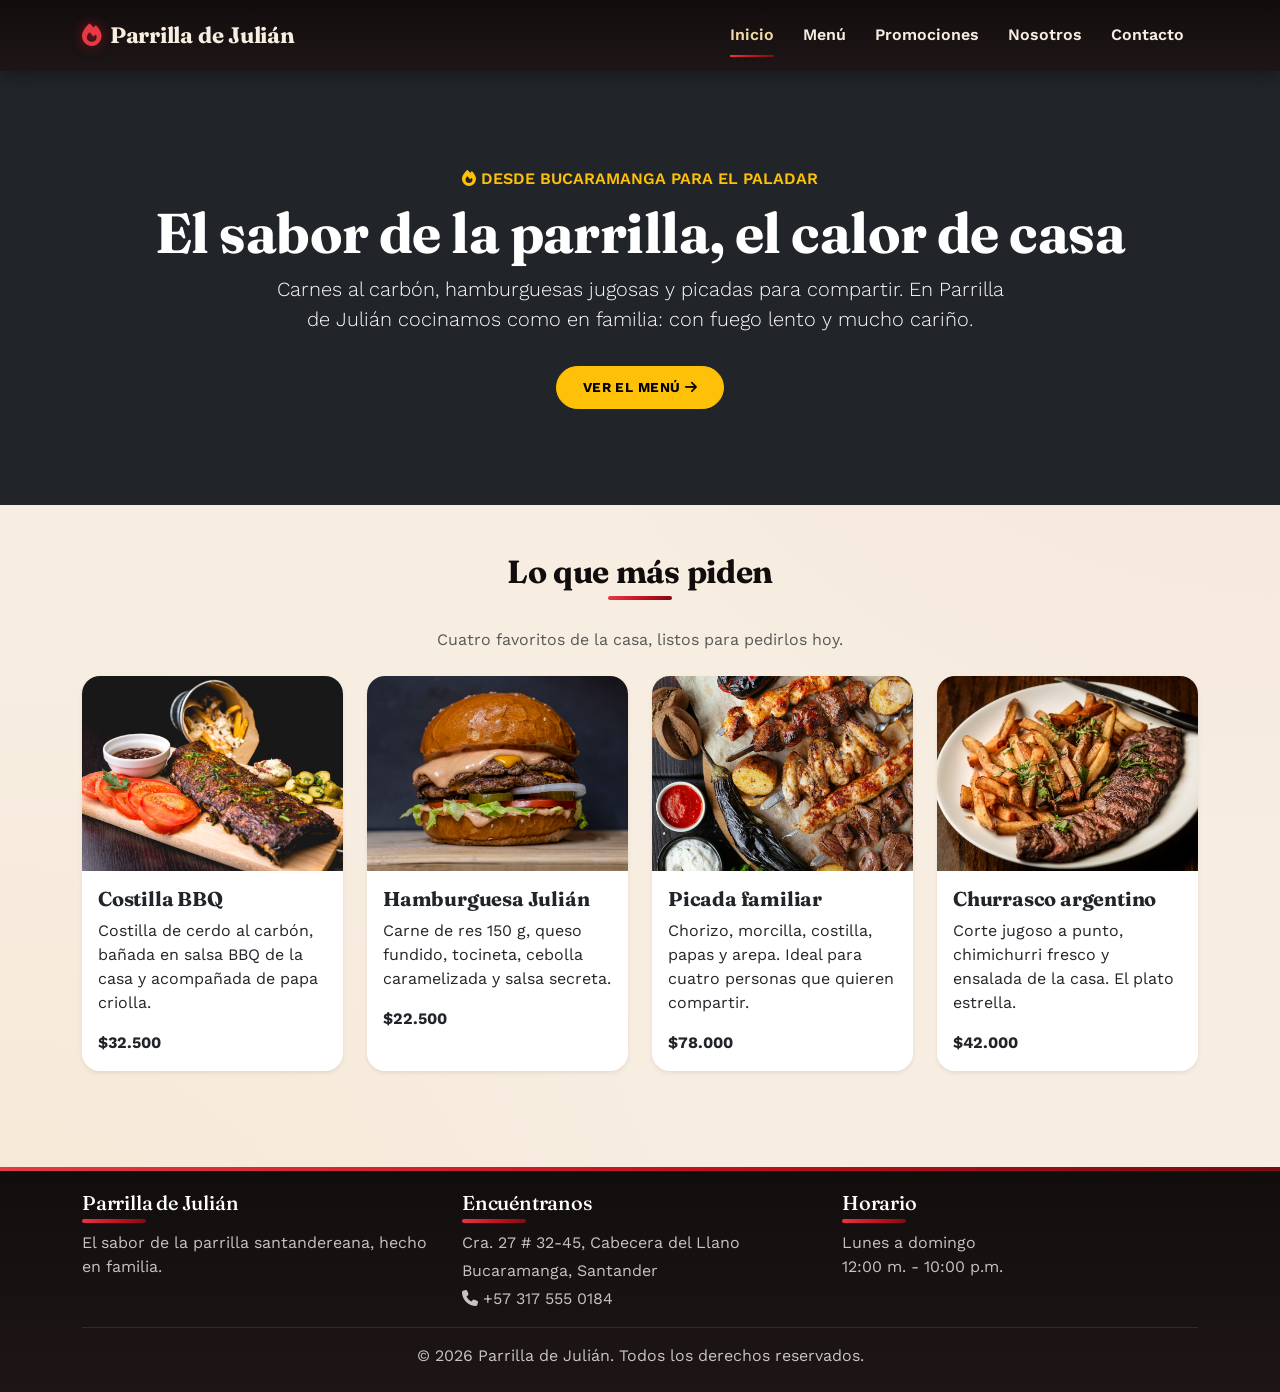
<file: index.html>
<!DOCTYPE html>
<!-- Esta es la página de inicio. Es la primera que ve el visitante
     y sirve para presentar el restaurante, mostrar platos destacados
     y llevarlo al menú o a las demás secciones del sitio. -->
<html lang="es">

<!-- En esta parte van los datos que el navegador necesita: el título
     de la pestaña, los estilos de Bootstrap, los íconos, las letras
     de Google y nuestro archivo de estilos personalizados. -->
<head>
    <meta charset="UTF-8">
    <meta name="viewport" content="width=device-width, initial-scale=1.0">
    <title>Parrilla de Julián | Inicio</title>

    <!-- Estos enlaces traen los estilos listos de Bootstrap, las letras
         de Google y los íconos de Font Awesome. Así no hay que instalar nada. -->
    <link href="https://cdn.jsdelivr.net/npm/bootstrap@5.3.3/dist/css/bootstrap.min.css" rel="stylesheet">
    <link rel="preconnect" href="https://fonts.googleapis.com">
    <link rel="preconnect" href="https://fonts.gstatic.com" crossorigin>
    <link href="https://fonts.googleapis.com/css2?family=Nunito:wght@400;600;700&family=Playfair+Display:wght@600;700&display=swap" rel="stylesheet">
    <link rel="stylesheet" href="https://cdnjs.cloudflare.com/ajax/libs/font-awesome/6.5.1/css/all.min.css">
    <link rel="stylesheet" href="https://cdn.jsdelivr.net/npm/bootstrap-icons@1.11.3/font/bootstrap-icons.css">

    <!-- Este archivo es donde la compañera va a poner los colores y
         detalles propios del restaurante. Por ahora no tiene reglas. -->
    <link rel="stylesheet" href="css/estilos.css">
</head>

<!-- Aquí empieza todo lo que se ve en la pantalla: la barra de arriba,
     el contenido principal y el pie de página. -->
<body>

    <!-- Esta es la barra de navegación de arriba. Tiene el logo del restaurante
         y los enlaces para ir a cada página del sitio (menú, promociones,
         nosotros, contacto). En celulares se convierte en un botón de hamburguesa. -->
    <header>
        <nav class="navbar navbar-expand-lg navbar-dark bg-dark">
            <div class="container">

                <!-- Este es el nombre del restaurante. Sirve como logo y también
                     lleva de vuelta a la página de inicio si se hace clic. -->
                <a class="navbar-brand fw-bold" href="index.html">
                    <i class="fa-solid fa-fire"></i> Parrilla de Julián
                </a>

                <!-- Este botón solo se ve en el celular. Al tocarlo se abre o se cierra
                     el menú de páginas para que quepa en pantallas pequeñas. -->
                <button class="navbar-toggler" type="button" data-bs-toggle="collapse" data-bs-target="#menuPrincipal" aria-controls="menuPrincipal" aria-expanded="false" aria-label="Abrir menú">
                    <span class="navbar-toggler-icon"></span>
                </button>

                <!-- Esta lista agrupa los enlaces a todas las páginas del sitio. -->
                <div class="collapse navbar-collapse" id="menuPrincipal">
                    <ul class="navbar-nav ms-auto">
                        <li class="nav-item">
                            <a class="nav-link active" aria-current="page" href="index.html">Inicio</a>
                        </li>
                        <li class="nav-item">
                            <a class="nav-link" href="menu.html">Menú</a>
                        </li>
                        <li class="nav-item">
                            <a class="nav-link" href="promociones.html">Promociones</a>
                        </li>
                        <li class="nav-item">
                            <a class="nav-link" href="nosotros.html">Nosotros</a>
                        </li>
                        <li class="nav-item">
                            <a class="nav-link" href="contacto.html">Contacto</a>
                        </li>
                    </ul>
                </div>
            </div>
        </nav>
    </header>

    <!-- Aquí va el contenido principal de la página de inicio. -->
    <main>

        <!-- Este es el banner grande de bienvenida. Tiene una frase llamativa
             y un botón para que el visitante entre directo al menú. -->
        <section class="bg-dark text-white text-center py-5">
            <div class="container py-5">
                <p class="text-warning text-uppercase fw-semibold mb-2">
                    <i class="fa-solid fa-fire"></i> Desde Bucaramanga para el paladar
                </p>
                <h1 class="display-4 fw-bold">El sabor de la parrilla, el calor de casa</h1>
                <p class="lead col-lg-8 mx-auto">
                    Carnes al carbón, hamburguesas jugosas y picadas para compartir.
                    En Parrilla de Julián cocinamos como en familia: con fuego lento y mucho cariño.
                </p>
                <a class="btn btn-warning btn-lg mt-3" href="menu.html">
                    Ver el menú <i class="fa-solid fa-arrow-right"></i>
                </a>
            </div>
        </section>

        <!-- Esta sección muestra cuatro platos destacados para que el visitante
             se enamore rápido de la carta sin tener que revisar todo el menú. -->
        <section class="py-5">
            <div class="container">
                <div class="text-center mb-4">
                    <h2>Lo que más piden</h2>
                    <p class="text-muted">Cuatro favoritos de la casa, listos para pedirlos hoy.</p>
                </div>

                <!-- Estas tarjetas presentan cada plato destacado: foto, nombre,
                     una descripción corta y el precio. -->
                <div class="row g-4">
                    <div class="col-12 col-md-6 col-lg-3">
                        <article class="card h-100 shadow-sm">
                            <img src="img/costilla-bbq.jpg" class="card-img-top" alt="Costilla de cerdo BBQ al carbón">
                            <div class="card-body">
                                <h3 class="card-title h5">Costilla BBQ</h3>
                                <p class="card-text">Costilla de cerdo al carbón, bañada en salsa BBQ de la casa y acompañada de papa criolla.</p>
                                <p class="fw-bold mb-0">$32.500</p>
                            </div>
                        </article>
                    </div>
                    <div class="col-12 col-md-6 col-lg-3">
                        <article class="card h-100 shadow-sm">
                            <img src="img/hamburguesa-julian.jpg" class="card-img-top" alt="Hamburguesa Julián con queso y salsa de la casa">
                            <div class="card-body">
                                <h3 class="card-title h5">Hamburguesa Julián</h3>
                                <p class="card-text">Carne de res 150 g, queso fundido, tocineta, cebolla caramelizada y salsa secreta.</p>
                                <p class="fw-bold mb-0">$22.500</p>
                            </div>
                        </article>
                    </div>
                    <div class="col-12 col-md-6 col-lg-3">
                        <article class="card h-100 shadow-sm">
                            <img src="img/picada-familiar.jpg" class="card-img-top" alt="Picada familiar de carnes a la parrilla">
                            <div class="card-body">
                                <h3 class="card-title h5">Picada familiar</h3>
                                <p class="card-text">Chorizo, morcilla, costilla, papas y arepa. Ideal para cuatro personas que quieren compartir.</p>
                                <p class="fw-bold mb-0">$78.000</p>
                            </div>
                        </article>
                    </div>
                    <div class="col-12 col-md-6 col-lg-3">
                        <article class="card h-100 shadow-sm">
                            <img src="img/churrasco.jpg" class="card-img-top" alt="Churrasco argentino a la parrilla">
                            <div class="card-body">
                                <h3 class="card-title h5">Churrasco argentino</h3>
                                <p class="card-text">Corte jugoso a punto, chimichurri fresco y ensalada de la casa. El plato estrella.</p>
                                <p class="fw-bold mb-0">$42.000</p>
                            </div>
                        </article>
                    </div>
                </div>
            </div>
        </section>
    </main>

    <!-- Este es el pie de página. Se repite en todo el sitio y muestra
         la dirección, el horario, el teléfono y un mensaje de derechos
         para que el visitante sepa cómo encontrarnos. -->
    <footer class="bg-dark text-white py-4 mt-5">
        <div class="container">
            <div class="row g-4">
                <div class="col-md-4">
                    <h2 class="h5">Parrilla de Julián</h2>
                    <p class="mb-0">El sabor de la parrilla santandereana, hecho en familia.</p>
                </div>
                <div class="col-md-4">
                    <h2 class="h5">Encuéntranos</h2>
                    <p class="mb-1">Cra. 27 # 32-45, Cabecera del Llano</p>
                    <p class="mb-1">Bucaramanga, Santander</p>
                    <p class="mb-0"><i class="fa-solid fa-phone"></i> +57 317 555 0184</p>
                </div>
                <div class="col-md-4">
                    <h2 class="h5">Horario</h2>
                    <p class="mb-0">Lunes a domingo<br>12:00 m. - 10:00 p.m.</p>
                </div>
            </div>
            <hr class="border-secondary">
            <p class="text-center mb-0">&copy; 2026 Parrilla de Julián. Todos los derechos reservados.</p>
        </div>
    </footer>

    <!-- Este script de Bootstrap hace que funcione el menú hamburguesa
         y otros detalles interactivos de las páginas. -->
    <script src="https://cdn.jsdelivr.net/npm/bootstrap@5.3.3/dist/js/bootstrap.bundle.min.js"></script>
</body>
</html>
</file>
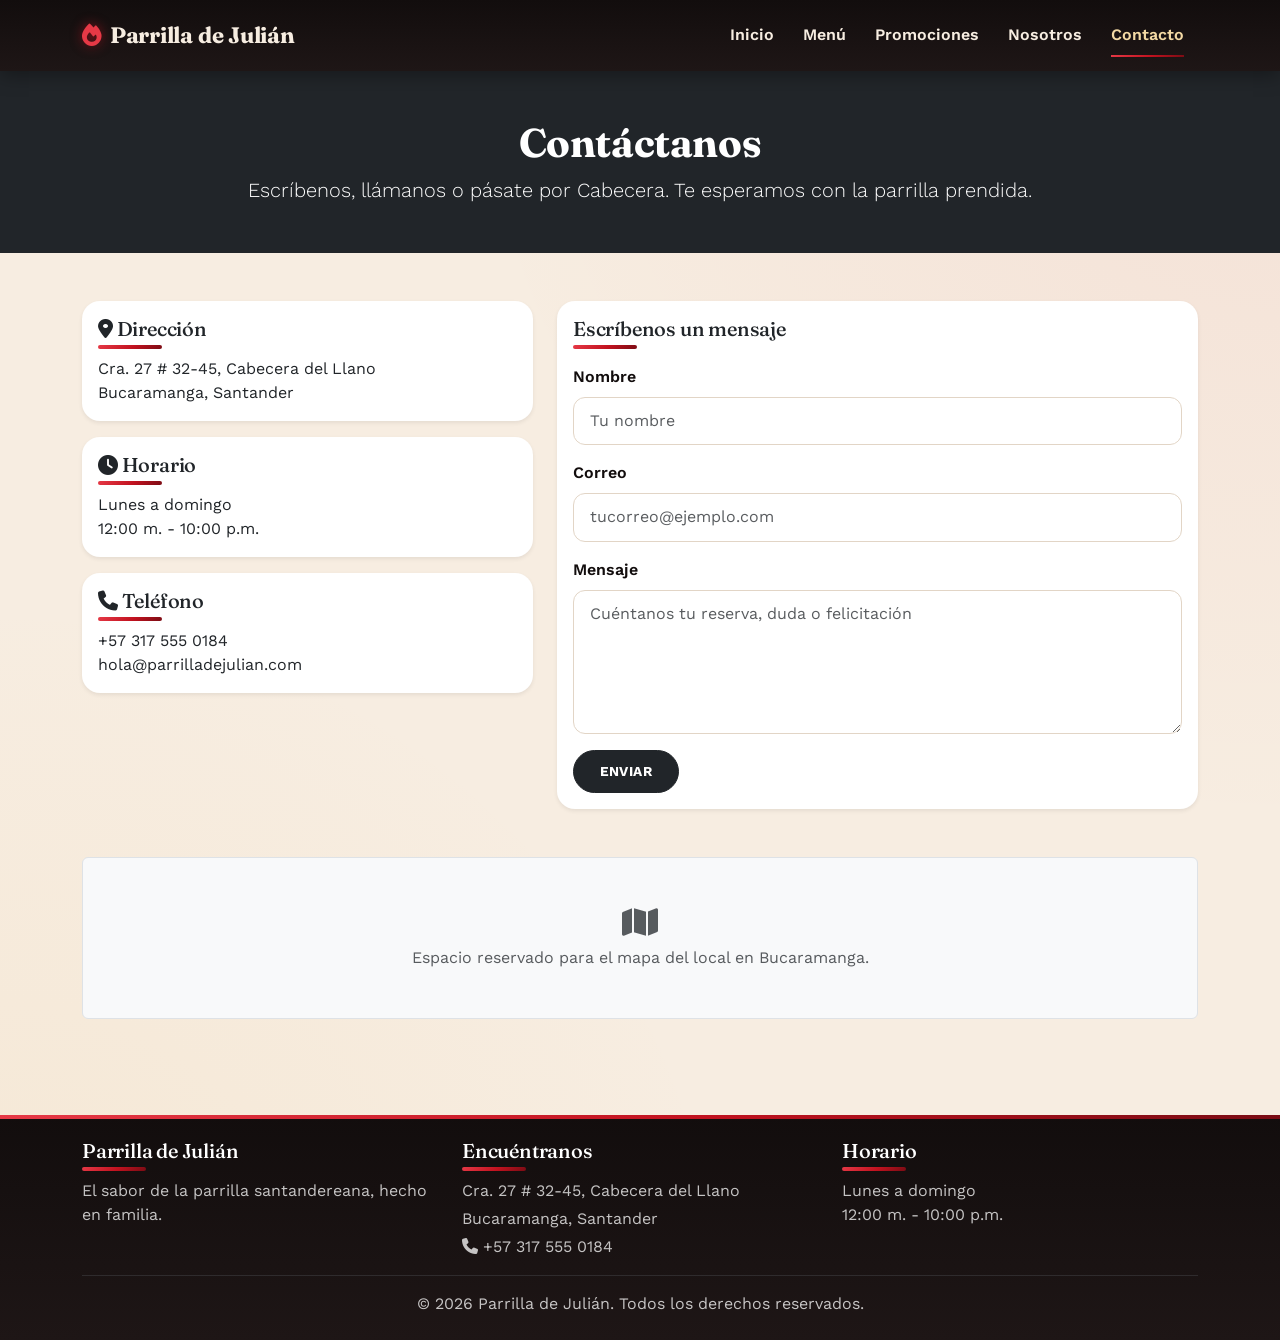
<file: contacto.html>
<!DOCTYPE html>
<!-- Esta es la página de contacto. Sirve para que el visitante sepa
     dónde estamos, a qué hora abrimos, cómo llamarnos y para dejar
     un mensaje. El formulario aún no envía datos a ningún servidor. -->
<html lang="es">

<!-- En esta parte van los datos que el navegador necesita: el título
     de la pestaña, los estilos de Bootstrap, los íconos, las letras
     de Google y nuestro archivo de estilos personalizados. -->
<head>
    <meta charset="UTF-8">
    <meta name="viewport" content="width=device-width, initial-scale=1.0">
    <title>Parrilla de Julián | Contacto</title>

    <!-- Estos enlaces traen los estilos listos de Bootstrap, las letras
         de Google y los íconos de Font Awesome. Así no hay que instalar nada. -->
    <link href="https://cdn.jsdelivr.net/npm/bootstrap@5.3.3/dist/css/bootstrap.min.css" rel="stylesheet">
    <link rel="preconnect" href="https://fonts.googleapis.com">
    <link rel="preconnect" href="https://fonts.gstatic.com" crossorigin>
    <link href="https://fonts.googleapis.com/css2?family=Nunito:wght@400;600;700&family=Playfair+Display:wght@600;700&display=swap" rel="stylesheet">
    <link rel="stylesheet" href="https://cdnjs.cloudflare.com/ajax/libs/font-awesome/6.5.1/css/all.min.css">

    <!-- Este archivo es donde la compañera va a poner los colores y
         detalles propios del restaurante. Por ahora no tiene reglas. -->
    <link rel="stylesheet" href="css/estilos.css">
</head>

<!-- Aquí empieza todo lo que se ve en la pantalla: la barra de arriba,
     el contenido principal y el pie de página. -->
<body>

    <!-- Esta es la barra de navegación de arriba. Tiene el logo del restaurante
         y los enlaces para ir a cada página del sitio (menú, promociones,
         nosotros, contacto). En celulares se convierte en un botón de hamburguesa. -->
    <header>
        <nav class="navbar navbar-expand-lg navbar-dark bg-dark">
            <div class="container">

                <!-- Este es el nombre del restaurante. Sirve como logo y también
                     lleva de vuelta a la página de inicio si se hace clic. -->
                <a class="navbar-brand fw-bold" href="index.html">
                    <i class="fa-solid fa-fire"></i> Parrilla de Julián
                </a>

                <!-- Este botón solo se ve en el celular. Al tocarlo se abre o se cierra
                     el menú de páginas para que quepa en pantallas pequeñas. -->
                <button class="navbar-toggler" type="button" data-bs-toggle="collapse" data-bs-target="#menuPrincipal" aria-controls="menuPrincipal" aria-expanded="false" aria-label="Abrir menú">
                    <span class="navbar-toggler-icon"></span>
                </button>

                <!-- Esta lista agrupa los enlaces a todas las páginas del sitio. -->
                <div class="collapse navbar-collapse" id="menuPrincipal">
                    <ul class="navbar-nav ms-auto">
                        <li class="nav-item">
                            <a class="nav-link" href="index.html">Inicio</a>
                        </li>
                        <li class="nav-item">
                            <a class="nav-link" href="menu.html">Menú</a>
                        </li>
                        <li class="nav-item">
                            <a class="nav-link" href="promociones.html">Promociones</a>
                        </li>
                        <li class="nav-item">
                            <a class="nav-link" href="nosotros.html">Nosotros</a>
                        </li>
                        <li class="nav-item">
                            <a class="nav-link active" aria-current="page" href="contacto.html">Contacto</a>
                        </li>
                    </ul>
                </div>
            </div>
        </nav>
    </header>

    <!-- Aquí va el contenido principal: datos del local, formulario y espacio del mapa. -->
    <main>

        <!-- Esta franja presenta la página de contacto. -->
        <section class="bg-dark text-white text-center py-5">
            <div class="container">
                <h1 class="fw-bold">Contáctanos</h1>
                <p class="lead mb-0">Escríbenos, llámanos o pásate por Cabecera. Te esperamos con la parrilla prendida.</p>
            </div>
        </section>

        <section class="py-5">
            <div class="container">
                <div class="row g-4">

                    <!-- Estos recuadros muestran la dirección, el horario y el teléfono
                         del local en Bucaramanga. Son datos de ejemplo para el trabajo. -->
                    <div class="col-lg-5">
                        <article class="card shadow-sm mb-3">
                            <div class="card-body">
                                <h2 class="h5">
                                    <i class="fa-solid fa-location-dot"></i> Dirección
                                </h2>
                                <p class="mb-0">Cra. 27 # 32-45, Cabecera del Llano<br>Bucaramanga, Santander</p>
                            </div>
                        </article>
                        <article class="card shadow-sm mb-3">
                            <div class="card-body">
                                <h2 class="h5">
                                    <i class="fa-solid fa-clock"></i> Horario
                                </h2>
                                <p class="mb-0">Lunes a domingo<br>12:00 m. - 10:00 p.m.</p>
                            </div>
                        </article>
                        <article class="card shadow-sm">
                            <div class="card-body">
                                <h2 class="h5">
                                    <i class="fa-solid fa-phone"></i> Teléfono
                                </h2>
                                <p class="mb-0">+57 317 555 0184<br>hola@parrilladejulian.com</p>
                            </div>
                        </article>
                    </div>

                    <!-- Este formulario recoge nombre, correo y mensaje.
                         Solo tiene la estructura visual: todavía no envía nada. -->
                    <div class="col-lg-7">
                        <article class="card shadow-sm">
                            <div class="card-body">
                                <h2 class="h5 mb-3">Escríbenos un mensaje</h2>
                                <form>
                                    <div class="mb-3">
                                        <label for="nombre" class="form-label">Nombre</label>
                                        <input type="text" class="form-control" id="nombre" name="nombre" placeholder="Tu nombre" required>
                                    </div>
                                    <div class="mb-3">
                                        <label for="correo" class="form-label">Correo</label>
                                        <input type="email" class="form-control" id="correo" name="correo" placeholder="tucorreo@ejemplo.com" required>
                                    </div>
                                    <div class="mb-3">
                                        <label for="mensaje" class="form-label">Mensaje</label>
                                        <textarea class="form-control" id="mensaje" name="mensaje" rows="5" placeholder="Cuéntanos tu reserva, duda o felicitación" required></textarea>
                                    </div>
                                    <button type="submit" class="btn btn-dark">Enviar</button>
                                </form>
                            </div>
                        </article>
                    </div>
                </div>
            </div>
        </section>

        <!-- Este espacio está reservado para el mapa. Más adelante se puede
             pegar aquí el mapa de Google o de otra herramienta. -->
        <section class="pb-5">
            <div class="container">
                <!-- aquí va el mapa -->
                <div class="bg-light border rounded p-5 text-center text-muted">
                    <i class="fa-solid fa-map fa-2x mb-2"></i>
                    <p class="mb-0">Espacio reservado para el mapa del local en Bucaramanga.</p>
                </div>
            </div>
        </section>
    </main>

    <!-- Este es el pie de página. Se repite en todo el sitio y muestra
         la dirección, el horario, el teléfono y un mensaje de derechos
         para que el visitante sepa cómo encontrarnos. -->
    <footer class="bg-dark text-white py-4 mt-5">
        <div class="container">
            <div class="row g-4">
                <div class="col-md-4">
                    <h2 class="h5">Parrilla de Julián</h2>
                    <p class="mb-0">El sabor de la parrilla santandereana, hecho en familia.</p>
                </div>
                <div class="col-md-4">
                    <h2 class="h5">Encuéntranos</h2>
                    <p class="mb-1">Cra. 27 # 32-45, Cabecera del Llano</p>
                    <p class="mb-1">Bucaramanga, Santander</p>
                    <p class="mb-0"><i class="fa-solid fa-phone"></i> +57 317 555 0184</p>
                </div>
                <div class="col-md-4">
                    <h2 class="h5">Horario</h2>
                    <p class="mb-0">Lunes a domingo<br>12:00 m. - 10:00 p.m.</p>
                </div>
            </div>
            <hr class="border-secondary">
            <p class="text-center mb-0">&copy; 2026 Parrilla de Julián. Todos los derechos reservados.</p>
        </div>
    </footer>

    <!-- Este script de Bootstrap hace que funcione el menú hamburguesa
         y otros detalles interactivos de las páginas. -->
    <script src="https://cdn.jsdelivr.net/npm/bootstrap@5.3.3/dist/js/bootstrap.bundle.min.js"></script>
</body>
</html>
</file>
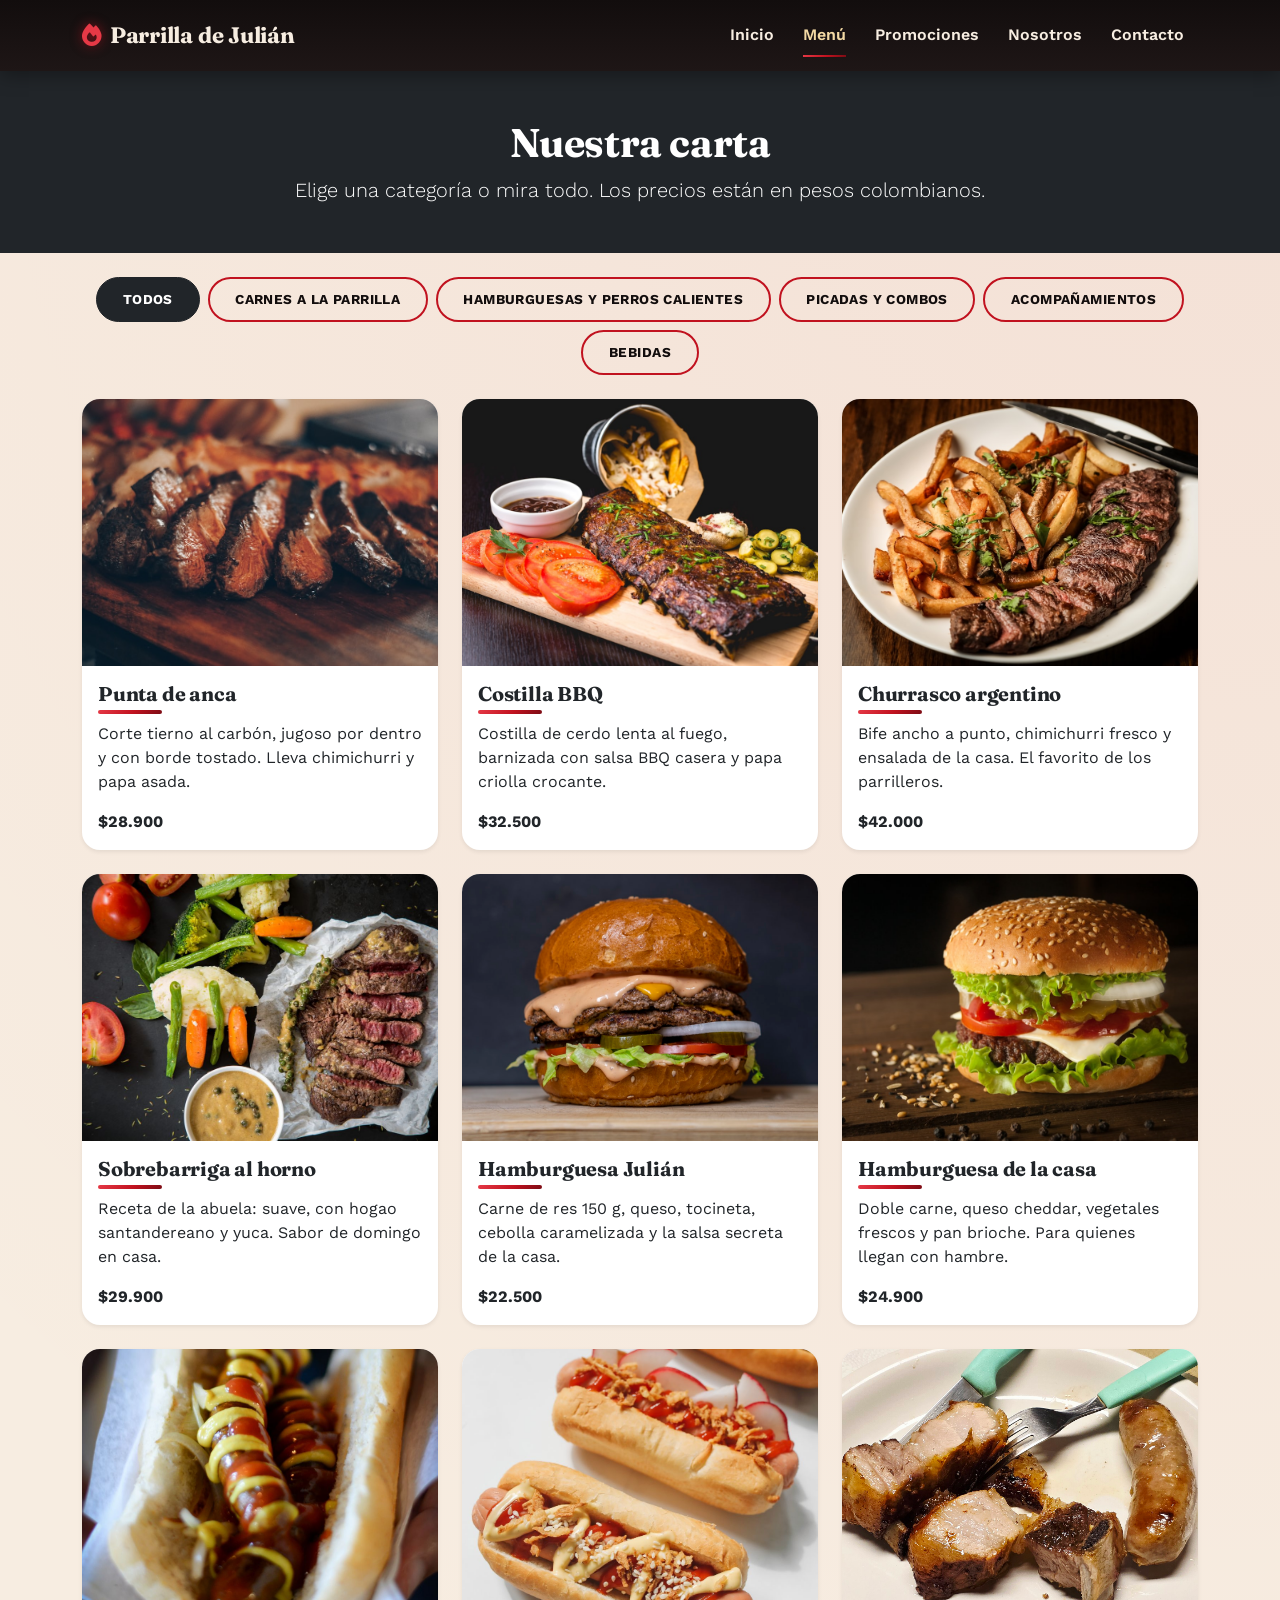
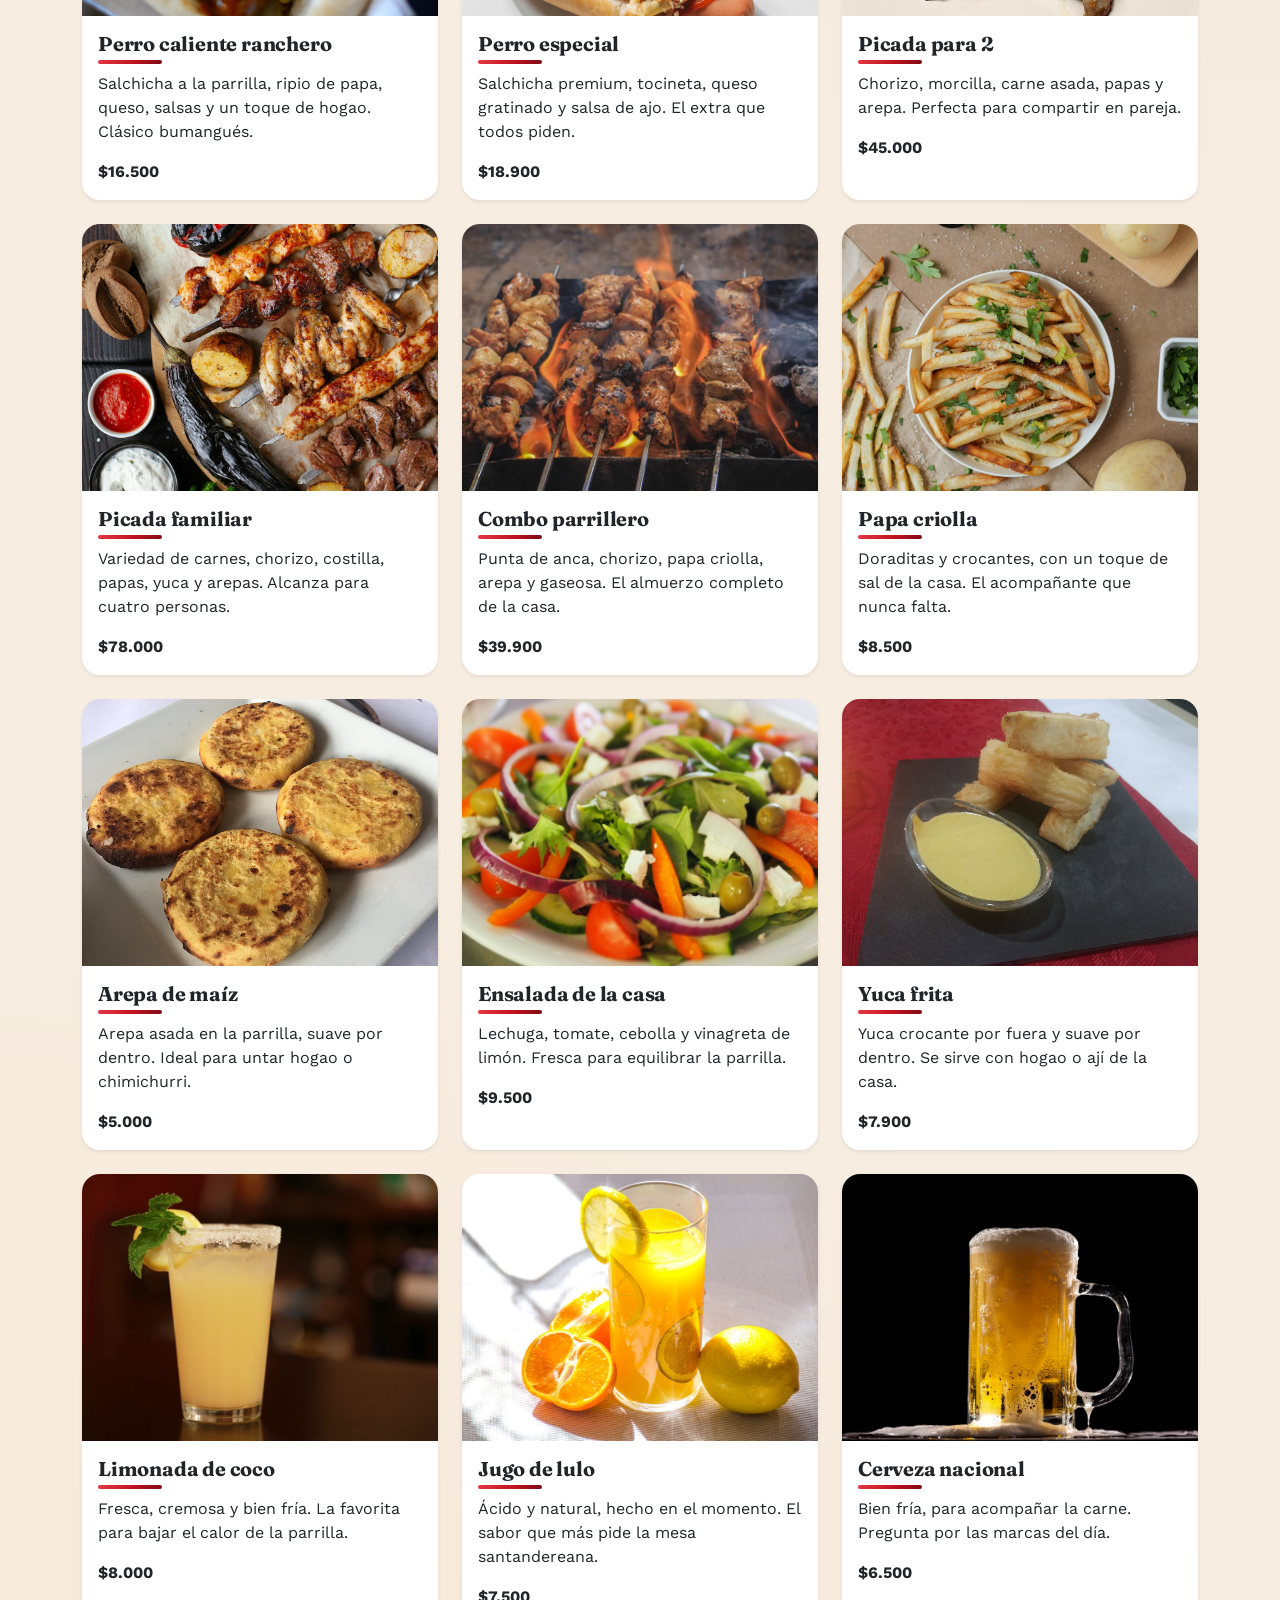
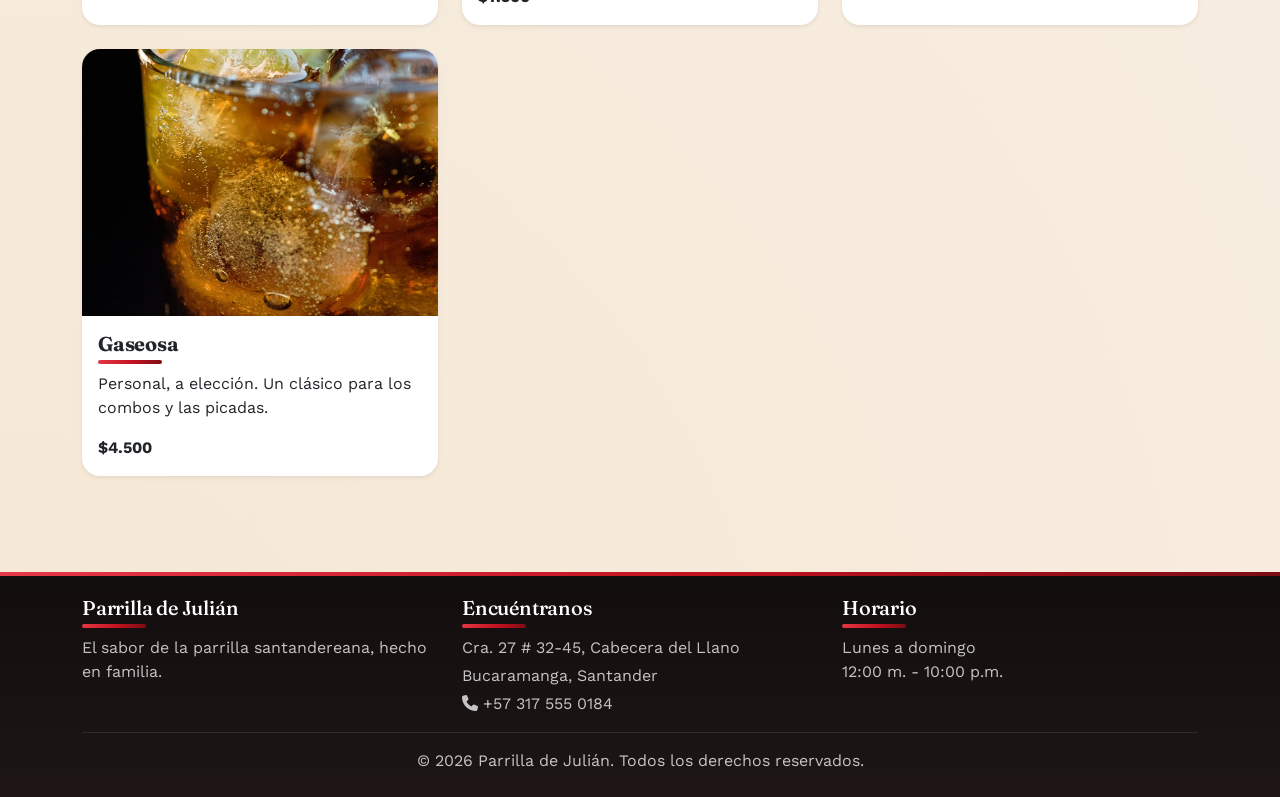
<file: menu.html>
<!DOCTYPE html>
<!-- Esta es la página del menú. Aquí el visitante ve todos los platos
     organizados por tipo (carnes, hamburguesas, picadas, acompañamientos
     y bebidas) y puede filtrarlos para encontrar más rápido lo que quiere. -->
<html lang="es">

<!-- En esta parte van los datos que el navegador necesita: el título
     de la pestaña, los estilos de Bootstrap, los íconos, las letras
     de Google y nuestro archivo de estilos personalizados. -->
<head>
    <meta charset="UTF-8">
    <meta name="viewport" content="width=device-width, initial-scale=1.0">
    <title>Parrilla de Julián | Menú</title>

    <!-- Estos enlaces traen los estilos listos de Bootstrap, las letras
         de Google y los íconos de Font Awesome. Así no hay que instalar nada. -->
    <link href="https://cdn.jsdelivr.net/npm/bootstrap@5.3.3/dist/css/bootstrap.min.css" rel="stylesheet">
    <link rel="preconnect" href="https://fonts.googleapis.com">
    <link rel="preconnect" href="https://fonts.gstatic.com" crossorigin>
    <link href="https://fonts.googleapis.com/css2?family=Nunito:wght@400;600;700&family=Playfair+Display:wght@600;700&display=swap" rel="stylesheet">
    <link rel="stylesheet" href="https://cdnjs.cloudflare.com/ajax/libs/font-awesome/6.5.1/css/all.min.css">

    <!-- Este archivo es donde la compañera va a poner los colores y
         detalles propios del restaurante. Por ahora no tiene reglas. -->
    <link rel="stylesheet" href="css/estilos.css">
</head>

<!-- Aquí empieza todo lo que se ve en la pantalla: la barra de arriba,
     el contenido principal y el pie de página. -->
<body>

    <!-- Esta es la barra de navegación de arriba. Tiene el logo del restaurante
         y los enlaces para ir a cada página del sitio (menú, promociones,
         nosotros, contacto). En celulares se convierte en un botón de hamburguesa. -->
    <header>
        <nav class="navbar navbar-expand-lg navbar-dark bg-dark">
            <div class="container">

                <!-- Este es el nombre del restaurante. Sirve como logo y también
                     lleva de vuelta a la página de inicio si se hace clic. -->
                <a class="navbar-brand fw-bold" href="index.html">
                    <i class="fa-solid fa-fire"></i> Parrilla de Julián
                </a>

                <!-- Este botón solo se ve en el celular. Al tocarlo se abre o se cierra
                     el menú de páginas para que quepa en pantallas pequeñas. -->
                <button class="navbar-toggler" type="button" data-bs-toggle="collapse" data-bs-target="#menuPrincipal" aria-controls="menuPrincipal" aria-expanded="false" aria-label="Abrir menú">
                    <span class="navbar-toggler-icon"></span>
                </button>

                <!-- Esta lista agrupa los enlaces a todas las páginas del sitio. -->
                <div class="collapse navbar-collapse" id="menuPrincipal">
                    <ul class="navbar-nav ms-auto">
                        <li class="nav-item">
                            <a class="nav-link" href="index.html">Inicio</a>
                        </li>
                        <li class="nav-item">
                            <a class="nav-link active" aria-current="page" href="menu.html">Menú</a>
                        </li>
                        <li class="nav-item">
                            <a class="nav-link" href="promociones.html">Promociones</a>
                        </li>
                        <li class="nav-item">
                            <a class="nav-link" href="nosotros.html">Nosotros</a>
                        </li>
                        <li class="nav-item">
                            <a class="nav-link" href="contacto.html">Contacto</a>
                        </li>
                    </ul>
                </div>
            </div>
        </nav>
    </header>

    <!-- Aquí va el contenido principal de la carta: título, filtros y platos. -->
    <main>

        <!-- Esta franja presenta la página del menú y explica que se puede
             filtrar por tipo de comida. -->
        <section class="bg-dark text-white text-center py-5">
            <div class="container">
                <h1 class="fw-bold">Nuestra carta</h1>
                <p class="lead mb-0">Elige una categoría o mira todo. Los precios están en pesos colombianos.</p>
            </div>
        </section>

        <!-- Estos botones sirven para mostrar solo un tipo de plato.
             Si se elige "Todos", vuelven a aparecer todos los productos. -->
        <section class="py-4">
            <div class="container text-center">
                <div class="d-flex flex-wrap justify-content-center gap-2">
                    <button type="button" class="btn btn-dark" data-filter="todos">Todos</button>
                    <button type="button" class="btn btn-outline-dark" data-filter="carnes">Carnes a la parrilla</button>
                    <button type="button" class="btn btn-outline-dark" data-filter="hamburguesas">Hamburguesas y perros calientes</button>
                    <button type="button" class="btn btn-outline-dark" data-filter="picadas">Picadas y combos</button>
                    <button type="button" class="btn btn-outline-dark" data-filter="acompanamientos">Acompañamientos</button>
                    <button type="button" class="btn btn-outline-dark" data-filter="bebidas">Bebidas</button>
                </div>
            </div>
        </section>

        <!-- Esta cuadrícula muestra cada plato en una tarjeta con foto,
             nombre, descripción y precio. El tipo de comida está guardado
             en data-category para que el filtro sepa qué ocultar. -->
        <section class="pb-5">
            <div class="container">
                <div class="row g-4" id="listaPlatos">

                    <!-- Carnes a la parrilla -->
                    <div class="col-12 col-md-6 col-lg-4" data-category="carnes">
                        <article class="card h-100 shadow-sm">
                            <img src="img/punta-de-anca.jpg" class="card-img-top" alt="Punta de anca al carbón con borde tostado">
                            <div class="card-body">
                                <h2 class="card-title h5">Punta de anca</h2>
                                <p class="card-text">Corte tierno al carbón, jugoso por dentro y con borde tostado. Lleva chimichurri y papa asada.</p>
                                <p class="fw-bold mb-0">$28.900</p>
                            </div>
                        </article>
                    </div>
                    <div class="col-12 col-md-6 col-lg-4" data-category="carnes">
                        <article class="card h-100 shadow-sm">
                            <img src="img/costilla-bbq.jpg" class="card-img-top" alt="Costilla de cerdo BBQ al carbón">
                            <div class="card-body">
                                <h2 class="card-title h5">Costilla BBQ</h2>
                                <p class="card-text">Costilla de cerdo lenta al fuego, barnizada con salsa BBQ casera y papa criolla crocante.</p>
                                <p class="fw-bold mb-0">$32.500</p>
                            </div>
                        </article>
                    </div>
                    <div class="col-12 col-md-6 col-lg-4" data-category="carnes">
                        <article class="card h-100 shadow-sm">
                            <img src="img/churrasco.jpg" class="card-img-top" alt="Churrasco argentino a la parrilla">
                            <div class="card-body">
                                <h2 class="card-title h5">Churrasco argentino</h2>
                                <p class="card-text">Bife ancho a punto, chimichurri fresco y ensalada de la casa. El favorito de los parrilleros.</p>
                                <p class="fw-bold mb-0">$42.000</p>
                            </div>
                        </article>
                    </div>
                    <div class="col-12 col-md-6 col-lg-4" data-category="carnes">
                        <article class="card h-100 shadow-sm">
                            <img src="img/sobrebarriga.jpg" class="card-img-top" alt="Sobrebarriga al horno con acompañamientos">
                            <div class="card-body">
                                <h2 class="card-title h5">Sobrebarriga al horno</h2>
                                <p class="card-text">Receta de la abuela: suave, con hogao santandereano y yuca. Sabor de domingo en casa.</p>
                                <p class="fw-bold mb-0">$29.900</p>
                            </div>
                        </article>
                    </div>

                    <!-- Hamburguesas y perros calientes -->
                    <div class="col-12 col-md-6 col-lg-4" data-category="hamburguesas">
                        <article class="card h-100 shadow-sm">
                            <img src="img/hamburguesa-julian.jpg" class="card-img-top" alt="Hamburguesa Julián con queso y salsa de la casa">
                            <div class="card-body">
                                <h2 class="card-title h5">Hamburguesa Julián</h2>
                                <p class="card-text">Carne de res 150 g, queso, tocineta, cebolla caramelizada y la salsa secreta de la casa.</p>
                                <p class="fw-bold mb-0">$22.500</p>
                            </div>
                        </article>
                    </div>
                    <div class="col-12 col-md-6 col-lg-4" data-category="hamburguesas">
                        <article class="card h-100 shadow-sm">
                            <img src="img/hamburguesa-casa.jpg" class="card-img-top" alt="Hamburguesa de la casa con vegetales frescos">
                            <div class="card-body">
                                <h2 class="card-title h5">Hamburguesa de la casa</h2>
                                <p class="card-text">Doble carne, queso cheddar, vegetales frescos y pan brioche. Para quienes llegan con hambre.</p>
                                <p class="fw-bold mb-0">$24.900</p>
                            </div>
                        </article>
                    </div>
                    <div class="col-12 col-md-6 col-lg-4" data-category="hamburguesas">
                        <article class="card h-100 shadow-sm">
                            <img src="img/perro-ranchero.jpg" class="card-img-top" alt="Perro caliente ranchero con salsas">
                            <div class="card-body">
                                <h2 class="card-title h5">Perro caliente ranchero</h2>
                                <p class="card-text">Salchicha a la parrilla, ripio de papa, queso, salsas y un toque de hogao. Clásico bumangués.</p>
                                <p class="fw-bold mb-0">$16.500</p>
                            </div>
                        </article>
                    </div>
                    <div class="col-12 col-md-6 col-lg-4" data-category="hamburguesas">
                        <article class="card h-100 shadow-sm">
                            <img src="img/perro-especial.jpg" class="card-img-top" alt="Perro especial con queso y tocineta">
                            <div class="card-body">
                                <h2 class="card-title h5">Perro especial</h2>
                                <p class="card-text">Salchicha premium, tocineta, queso gratinado y salsa de ajo. El extra que todos piden.</p>
                                <p class="fw-bold mb-0">$18.900</p>
                            </div>
                        </article>
                    </div>

                    <!-- Picadas y combos -->
                    <div class="col-12 col-md-6 col-lg-4" data-category="picadas">
                        <article class="card h-100 shadow-sm">
                            <img src="img/picada-para-2.jpg" class="card-img-top" alt="Picada para dos con carne asada y chorizo">
                            <div class="card-body">
                                <h2 class="card-title h5">Picada para 2</h2>
                                <p class="card-text">Chorizo, morcilla, carne asada, papas y arepa. Perfecta para compartir en pareja.</p>
                                <p class="fw-bold mb-0">$45.000</p>
                            </div>
                        </article>
                    </div>
                    <div class="col-12 col-md-6 col-lg-4" data-category="picadas">
                        <article class="card h-100 shadow-sm">
                            <img src="img/picada-familiar.jpg" class="card-img-top" alt="Picada familiar de carnes a la parrilla">
                            <div class="card-body">
                                <h2 class="card-title h5">Picada familiar</h2>
                                <p class="card-text">Variedad de carnes, chorizo, costilla, papas, yuca y arepas. Alcanza para cuatro personas.</p>
                                <p class="fw-bold mb-0">$78.000</p>
                            </div>
                        </article>
                    </div>
                    <div class="col-12 col-md-6 col-lg-4" data-category="picadas">
                        <article class="card h-100 shadow-sm">
                            <img src="img/combo-parrillero.jpg" class="card-img-top" alt="Combo parrillero asado al carbón">
                            <div class="card-body">
                                <h2 class="card-title h5">Combo parrillero</h2>
                                <p class="card-text">Punta de anca, chorizo, papa criolla, arepa y gaseosa. El almuerzo completo de la casa.</p>
                                <p class="fw-bold mb-0">$39.900</p>
                            </div>
                        </article>
                    </div>

                    <!-- Acompañamientos -->
                    <div class="col-12 col-md-6 col-lg-4" data-category="acompanamientos">
                        <article class="card h-100 shadow-sm">
                            <img src="img/papa-criolla.jpg" class="card-img-top" alt="Papa criolla dorada y crocante">
                            <div class="card-body">
                                <h2 class="card-title h5">Papa criolla</h2>
                                <p class="card-text">Doraditas y crocantes, con un toque de sal de la casa. El acompañante que nunca falta.</p>
                                <p class="fw-bold mb-0">$8.500</p>
                            </div>
                        </article>
                    </div>
                    <div class="col-12 col-md-6 col-lg-4" data-category="acompanamientos">
                        <article class="card h-100 shadow-sm">
                            <img src="img/arepa-maiz.jpg" class="card-img-top" alt="Arepa de maíz asada en la parrilla">
                            <div class="card-body">
                                <h2 class="card-title h5">Arepa de maíz</h2>
                                <p class="card-text">Arepa asada en la parrilla, suave por dentro. Ideal para untar hogao o chimichurri.</p>
                                <p class="fw-bold mb-0">$5.000</p>
                            </div>
                        </article>
                    </div>
                    <div class="col-12 col-md-6 col-lg-4" data-category="acompanamientos">
                        <article class="card h-100 shadow-sm">
                            <img src="img/ensalada-casa.jpg" class="card-img-top" alt="Ensalada de la casa con lechuga, tomate y cebolla">
                            <div class="card-body">
                                <h2 class="card-title h5">Ensalada de la casa</h2>
                                <p class="card-text">Lechuga, tomate, cebolla y vinagreta de limón. Fresca para equilibrar la parrilla.</p>
                                <p class="fw-bold mb-0">$9.500</p>
                            </div>
                        </article>
                    </div>
                    <div class="col-12 col-md-6 col-lg-4" data-category="acompanamientos">
                        <article class="card h-100 shadow-sm">
                            <img src="img/yuca-frita.jpg" class="card-img-top" alt="Yuca frita crocante con salsa de la casa">
                            <div class="card-body">
                                <h2 class="card-title h5">Yuca frita</h2>
                                <p class="card-text">Yuca crocante por fuera y suave por dentro. Se sirve con hogao o ají de la casa.</p>
                                <p class="fw-bold mb-0">$7.900</p>
                            </div>
                        </article>
                    </div>

                    <!-- Bebidas -->
                    <div class="col-12 col-md-6 col-lg-4" data-category="bebidas">
                        <article class="card h-100 shadow-sm">
                            <img src="img/limonada-coco.jpg" class="card-img-top" alt="Limonada de coco fría y cremosa">
                            <div class="card-body">
                                <h2 class="card-title h5">Limonada de coco</h2>
                                <p class="card-text">Fresca, cremosa y bien fría. La favorita para bajar el calor de la parrilla.</p>
                                <p class="fw-bold mb-0">$8.000</p>
                            </div>
                        </article>
                    </div>
                    <div class="col-12 col-md-6 col-lg-4" data-category="bebidas">
                        <article class="card h-100 shadow-sm">
                            <img src="img/jugo-lulo.jpg" class="card-img-top" alt="Jugo de lulo natural servido frío">
                            <div class="card-body">
                                <h2 class="card-title h5">Jugo de lulo</h2>
                                <p class="card-text">Ácido y natural, hecho en el momento. El sabor que más pide la mesa santandereana.</p>
                                <p class="fw-bold mb-0">$7.500</p>
                            </div>
                        </article>
                    </div>
                    <div class="col-12 col-md-6 col-lg-4" data-category="bebidas">
                        <article class="card h-100 shadow-sm">
                            <img src="img/cerveza-nacional.jpg" class="card-img-top" alt="Jarra de cerveza nacional bien fría">
                            <div class="card-body">
                                <h2 class="card-title h5">Cerveza nacional</h2>
                                <p class="card-text">Bien fría, para acompañar la carne. Pregunta por las marcas del día.</p>
                                <p class="fw-bold mb-0">$6.500</p>
                            </div>
                        </article>
                    </div>
                    <div class="col-12 col-md-6 col-lg-4" data-category="bebidas">
                        <article class="card h-100 shadow-sm">
                            <img src="img/gaseosa.jpg" class="card-img-top" alt="Gaseosa personal con hielo">
                            <div class="card-body">
                                <h2 class="card-title h5">Gaseosa</h2>
                                <p class="card-text">Personal, a elección. Un clásico para los combos y las picadas.</p>
                                <p class="fw-bold mb-0">$4.500</p>
                            </div>
                        </article>
                    </div>
                </div>
            </div>
        </section>
    </main>

    <!-- Este es el pie de página. Se repite en todo el sitio y muestra
         la dirección, el horario, el teléfono y un mensaje de derechos
         para que el visitante sepa cómo encontrarnos. -->
    <footer class="bg-dark text-white py-4 mt-5">
        <div class="container">
            <div class="row g-4">
                <div class="col-md-4">
                    <h2 class="h5">Parrilla de Julián</h2>
                    <p class="mb-0">El sabor de la parrilla santandereana, hecho en familia.</p>
                </div>
                <div class="col-md-4">
                    <h2 class="h5">Encuéntranos</h2>
                    <p class="mb-1">Cra. 27 # 32-45, Cabecera del Llano</p>
                    <p class="mb-1">Bucaramanga, Santander</p>
                    <p class="mb-0"><i class="fa-solid fa-phone"></i> +57 317 555 0184</p>
                </div>
                <div class="col-md-4">
                    <h2 class="h5">Horario</h2>
                    <p class="mb-0">Lunes a domingo<br>12:00 m. - 10:00 p.m.</p>
                </div>
            </div>
            <hr class="border-secondary">
            <p class="text-center mb-0">&copy; 2026 Parrilla de Julián. Todos los derechos reservados.</p>
        </div>
    </footer>

    <!-- Este script de Bootstrap hace que funcione el menú hamburguesa
         y otros detalles interactivos de las páginas. -->
    <script src="https://cdn.jsdelivr.net/npm/bootstrap@5.3.3/dist/js/bootstrap.bundle.min.js"></script>

    <!-- Este script corto sirve solo para el filtro del menú.
         Cuando se toca un botón, muestra los platos de esa categoría
         y esconde los demás. No envía nada a un servidor. -->
    <script>
        const botonesFiltro = document.querySelectorAll("[data-filter]");
        const platos = document.querySelectorAll("#listaPlatos [data-category]");

        botonesFiltro.forEach(function (boton) {
            boton.addEventListener("click", function () {
                const categoria = boton.getAttribute("data-filter");

                botonesFiltro.forEach(function (otro) {
                    otro.classList.remove("btn-dark");
                    otro.classList.add("btn-outline-dark");
                });
                boton.classList.remove("btn-outline-dark");
                boton.classList.add("btn-dark");

                platos.forEach(function (plato) {
                    const coincide = categoria === "todos" || plato.getAttribute("data-category") === categoria;
                    plato.classList.toggle("d-none", !coincide);
                });
            });
        });
    </script>
</body>
</html>
</file>
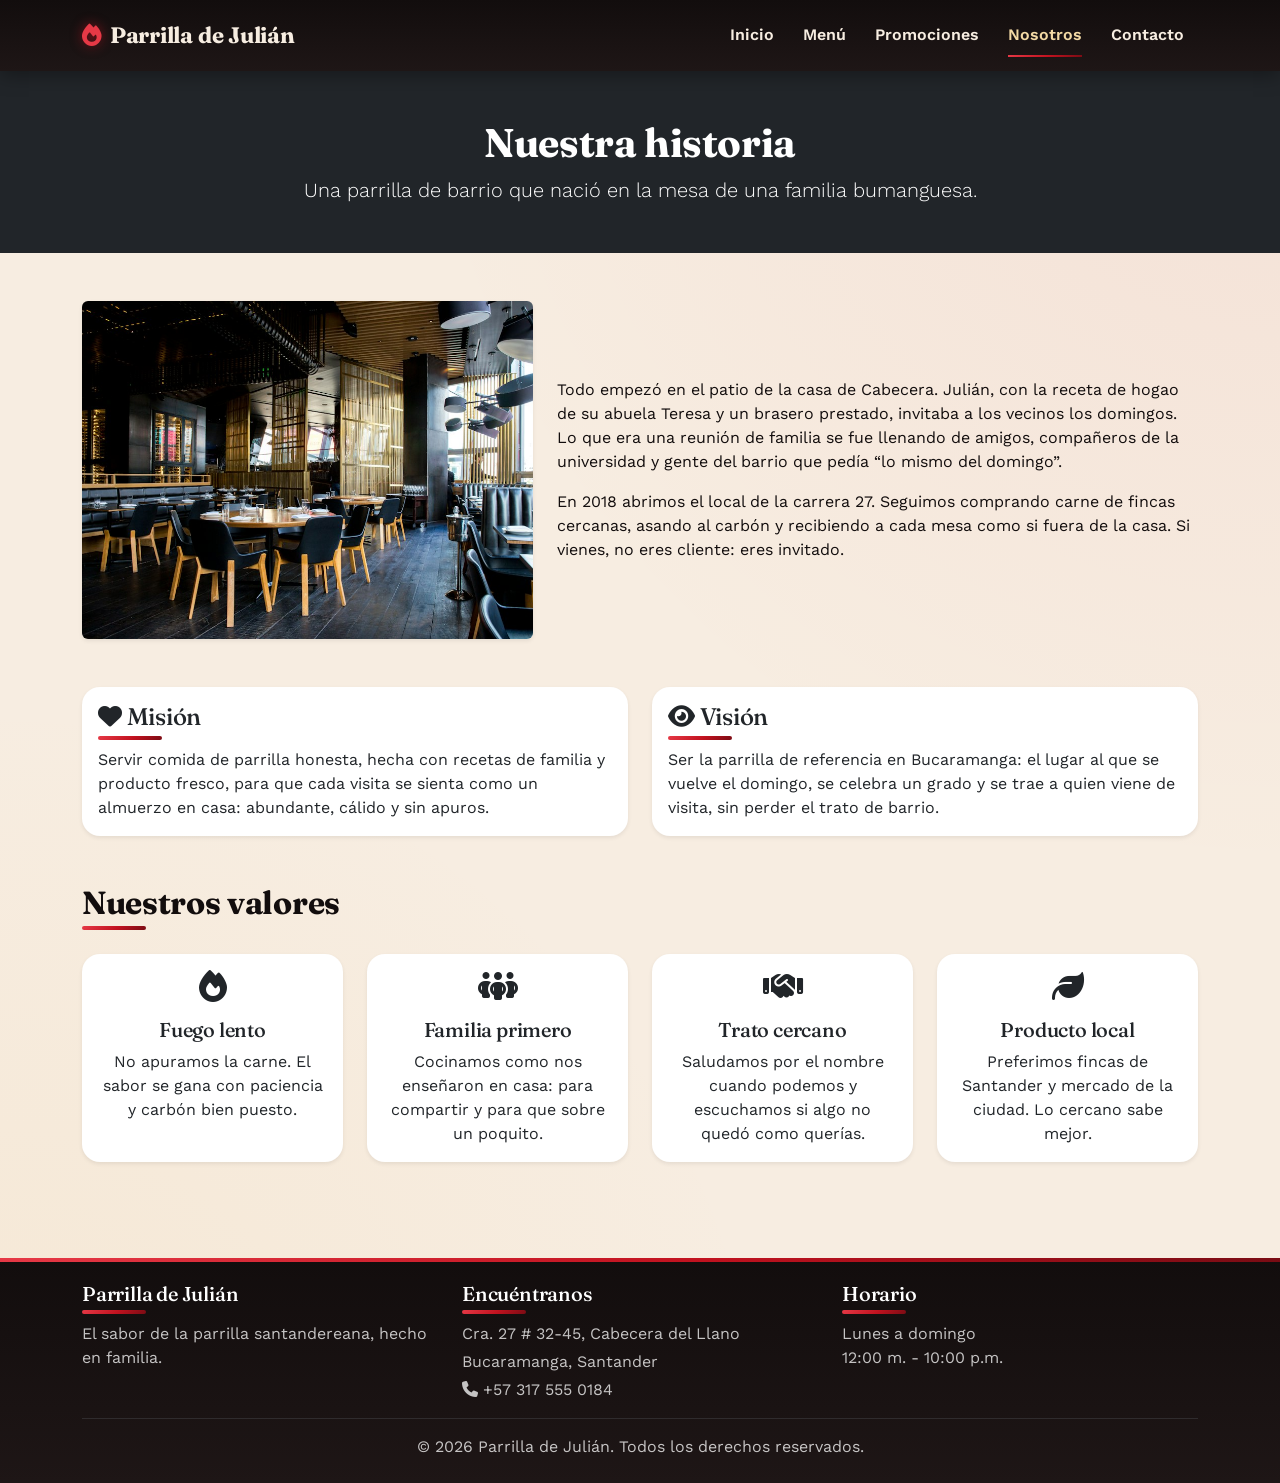
<file: nosotros.html>
<!DOCTYPE html>
<!-- Esta es la página de nosotros. Cuenta quiénes somos, de dónde
     salió el restaurante y qué nos mueve: la historia, la misión,
     la visión y los valores de la familia. -->
<html lang="es">

<!-- En esta parte van los datos que el navegador necesita: el título
     de la pestaña, los estilos de Bootstrap, los íconos, las letras
     de Google y nuestro archivo de estilos personalizados. -->
<head>
    <meta charset="UTF-8">
    <meta name="viewport" content="width=device-width, initial-scale=1.0">
    <title>Parrilla de Julián | Nosotros</title>

    <!-- Estos enlaces traen los estilos listos de Bootstrap, las letras
         de Google y los íconos de Font Awesome. Así no hay que instalar nada. -->
    <link href="https://cdn.jsdelivr.net/npm/bootstrap@5.3.3/dist/css/bootstrap.min.css" rel="stylesheet">
    <link rel="preconnect" href="https://fonts.googleapis.com">
    <link rel="preconnect" href="https://fonts.gstatic.com" crossorigin>
    <link href="https://fonts.googleapis.com/css2?family=Nunito:wght@400;600;700&family=Playfair+Display:wght@600;700&display=swap" rel="stylesheet">
    <link rel="stylesheet" href="https://cdnjs.cloudflare.com/ajax/libs/font-awesome/6.5.1/css/all.min.css">

    <!-- Este archivo es donde la compañera va a poner los colores y
         detalles propios del restaurante. Por ahora no tiene reglas. -->
    <link rel="stylesheet" href="css/estilos.css">
</head>

<!-- Aquí empieza todo lo que se ve en la pantalla: la barra de arriba,
     el contenido principal y el pie de página. -->
<body>

    <!-- Esta es la barra de navegación de arriba. Tiene el logo del restaurante
         y los enlaces para ir a cada página del sitio (menú, promociones,
         nosotros, contacto). En celulares se convierte en un botón de hamburguesa. -->
    <header>
        <nav class="navbar navbar-expand-lg navbar-dark bg-dark">
            <div class="container">

                <!-- Este es el nombre del restaurante. Sirve como logo y también
                     lleva de vuelta a la página de inicio si se hace clic. -->
                <a class="navbar-brand fw-bold" href="index.html">
                    <i class="fa-solid fa-fire"></i> Parrilla de Julián
                </a>

                <!-- Este botón solo se ve en el celular. Al tocarlo se abre o se cierra
                     el menú de páginas para que quepa en pantallas pequeñas. -->
                <button class="navbar-toggler" type="button" data-bs-toggle="collapse" data-bs-target="#menuPrincipal" aria-controls="menuPrincipal" aria-expanded="false" aria-label="Abrir menú">
                    <span class="navbar-toggler-icon"></span>
                </button>

                <!-- Esta lista agrupa los enlaces a todas las páginas del sitio. -->
                <div class="collapse navbar-collapse" id="menuPrincipal">
                    <ul class="navbar-nav ms-auto">
                        <li class="nav-item">
                            <a class="nav-link" href="index.html">Inicio</a>
                        </li>
                        <li class="nav-item">
                            <a class="nav-link" href="menu.html">Menú</a>
                        </li>
                        <li class="nav-item">
                            <a class="nav-link" href="promociones.html">Promociones</a>
                        </li>
                        <li class="nav-item">
                            <a class="nav-link active" aria-current="page" href="nosotros.html">Nosotros</a>
                        </li>
                        <li class="nav-item">
                            <a class="nav-link" href="contacto.html">Contacto</a>
                        </li>
                    </ul>
                </div>
            </div>
        </nav>
    </header>

    <!-- Aquí va el contenido principal: historia, misión, visión y valores. -->
    <main>

        <!-- Esta franja da la bienvenida a la historia del restaurante. -->
        <section class="bg-dark text-white text-center py-5">
            <div class="container">
                <h1 class="fw-bold">Nuestra historia</h1>
                <p class="lead mb-0">Una parrilla de barrio que nació en la mesa de una familia bumanguesa.</p>
            </div>
        </section>

        <!-- Este bloque cuenta de dónde salió Parrilla de Julián,
             con un tono cercano, como si lo contara un familiar. -->
        <section class="py-5">
            <div class="container">
                <div class="row align-items-center g-4">
                    <!-- Foto del local: imagen genérica libre para ambientar la historia. -->
                    <div class="col-lg-5">
                        <img src="img/parrilla-local.jpg" class="img-fluid rounded shadow-sm img-historia" alt="Interior del local de Parrilla de Julián">
                    </div>
                    <div class="col-lg-7">
                        <p>
                            Todo empezó en el patio de la casa de Cabecera. Julián, con la receta de hogao
                            de su abuela Teresa y un brasero prestado, invitaba a los vecinos los domingos.
                            Lo que era una reunión de familia se fue llenando de amigos, compañeros de la
                            universidad y gente del barrio que pedía “lo mismo del domingo”.
                        </p>
                        <p class="mb-0">
                            En 2018 abrimos el local de la carrera 27. Seguimos comprando carne de fincas
                            cercanas, asando al carbón y recibiendo a cada mesa como si fuera de la casa.
                            Si vienes, no eres cliente: eres invitado.
                        </p>
                    </div>
                </div>
            </div>
        </section>

        <!-- Esta cuadrícula reparte la misión y la visión en dos columnas
             para que se lean juntas, una al lado de la otra en pantallas grandes. -->
        <section class="pb-5">
            <div class="container">
                <div class="row g-4">
                    <div class="col-md-6">
                        <article class="card h-100 shadow-sm">
                            <div class="card-body">
                                <h2 class="h4">
                                    <i class="fa-solid fa-heart"></i> Misión
                                </h2>
                                <p class="mb-0">
                                    Servir comida de parrilla honesta, hecha con recetas de familia y
                                    producto fresco, para que cada visita se sienta como un almuerzo
                                    en casa: abundante, cálido y sin apuros.
                                </p>
                            </div>
                        </article>
                    </div>
                    <div class="col-md-6">
                        <article class="card h-100 shadow-sm">
                            <div class="card-body">
                                <h2 class="h4">
                                    <i class="fa-solid fa-eye"></i> Visión
                                </h2>
                                <p class="mb-0">
                                    Ser la parrilla de referencia en Bucaramanga: el lugar al que se
                                    vuelve el domingo, se celebra un grado y se trae a quien viene
                                    de visita, sin perder el trato de barrio.
                                </p>
                            </div>
                        </article>
                    </div>
                </div>
            </div>
        </section>

        <!-- Estos cuatro recuadros muestran los valores de la casa.
             Van en columnas para verse ordenados en computador y uno bajo
             el otro en el celular. -->
        <section class="pb-5">
            <div class="container">
                <h2 class="text-center mb-4">Nuestros valores</h2>
                <div class="row g-4">
                    <div class="col-md-6 col-lg-3">
                        <article class="card h-100 shadow-sm text-center">
                            <div class="card-body">
                                <i class="fa-solid fa-fire fa-2x mb-3"></i>
                                <h3 class="h5">Fuego lento</h3>
                                <p class="mb-0">No apuramos la carne. El sabor se gana con paciencia y carbón bien puesto.</p>
                            </div>
                        </article>
                    </div>
                    <div class="col-md-6 col-lg-3">
                        <article class="card h-100 shadow-sm text-center">
                            <div class="card-body">
                                <i class="fa-solid fa-people-group fa-2x mb-3"></i>
                                <h3 class="h5">Familia primero</h3>
                                <p class="mb-0">Cocinamos como nos enseñaron en casa: para compartir y para que sobre un poquito.</p>
                            </div>
                        </article>
                    </div>
                    <div class="col-md-6 col-lg-3">
                        <article class="card h-100 shadow-sm text-center">
                            <div class="card-body">
                                <i class="fa-solid fa-handshake fa-2x mb-3"></i>
                                <h3 class="h5">Trato cercano</h3>
                                <p class="mb-0">Saludamos por el nombre cuando podemos y escuchamos si algo no quedó como querías.</p>
                            </div>
                        </article>
                    </div>
                    <div class="col-md-6 col-lg-3">
                        <article class="card h-100 shadow-sm text-center">
                            <div class="card-body">
                                <i class="fa-solid fa-leaf fa-2x mb-3"></i>
                                <h3 class="h5">Producto local</h3>
                                <p class="mb-0">Preferimos fincas de Santander y mercado de la ciudad. Lo cercano sabe mejor.</p>
                            </div>
                        </article>
                    </div>
                </div>
            </div>
        </section>
    </main>

    <!-- Este es el pie de página. Se repite en todo el sitio y muestra
         la dirección, el horario, el teléfono y un mensaje de derechos
         para que el visitante sepa cómo encontrarnos. -->
    <footer class="bg-dark text-white py-4 mt-5">
        <div class="container">
            <div class="row g-4">
                <div class="col-md-4">
                    <h2 class="h5">Parrilla de Julián</h2>
                    <p class="mb-0">El sabor de la parrilla santandereana, hecho en familia.</p>
                </div>
                <div class="col-md-4">
                    <h2 class="h5">Encuéntranos</h2>
                    <p class="mb-1">Cra. 27 # 32-45, Cabecera del Llano</p>
                    <p class="mb-1">Bucaramanga, Santander</p>
                    <p class="mb-0"><i class="fa-solid fa-phone"></i> +57 317 555 0184</p>
                </div>
                <div class="col-md-4">
                    <h2 class="h5">Horario</h2>
                    <p class="mb-0">Lunes a domingo<br>12:00 m. - 10:00 p.m.</p>
                </div>
            </div>
            <hr class="border-secondary">
            <p class="text-center mb-0">&copy; 2026 Parrilla de Julián. Todos los derechos reservados.</p>
        </div>
    </footer>

    <!-- Este script de Bootstrap hace que funcione el menú hamburguesa
         y otros detalles interactivos de las páginas. -->
    <script src="https://cdn.jsdelivr.net/npm/bootstrap@5.3.3/dist/js/bootstrap.bundle.min.js"></script>
</body>
</html>
</file>
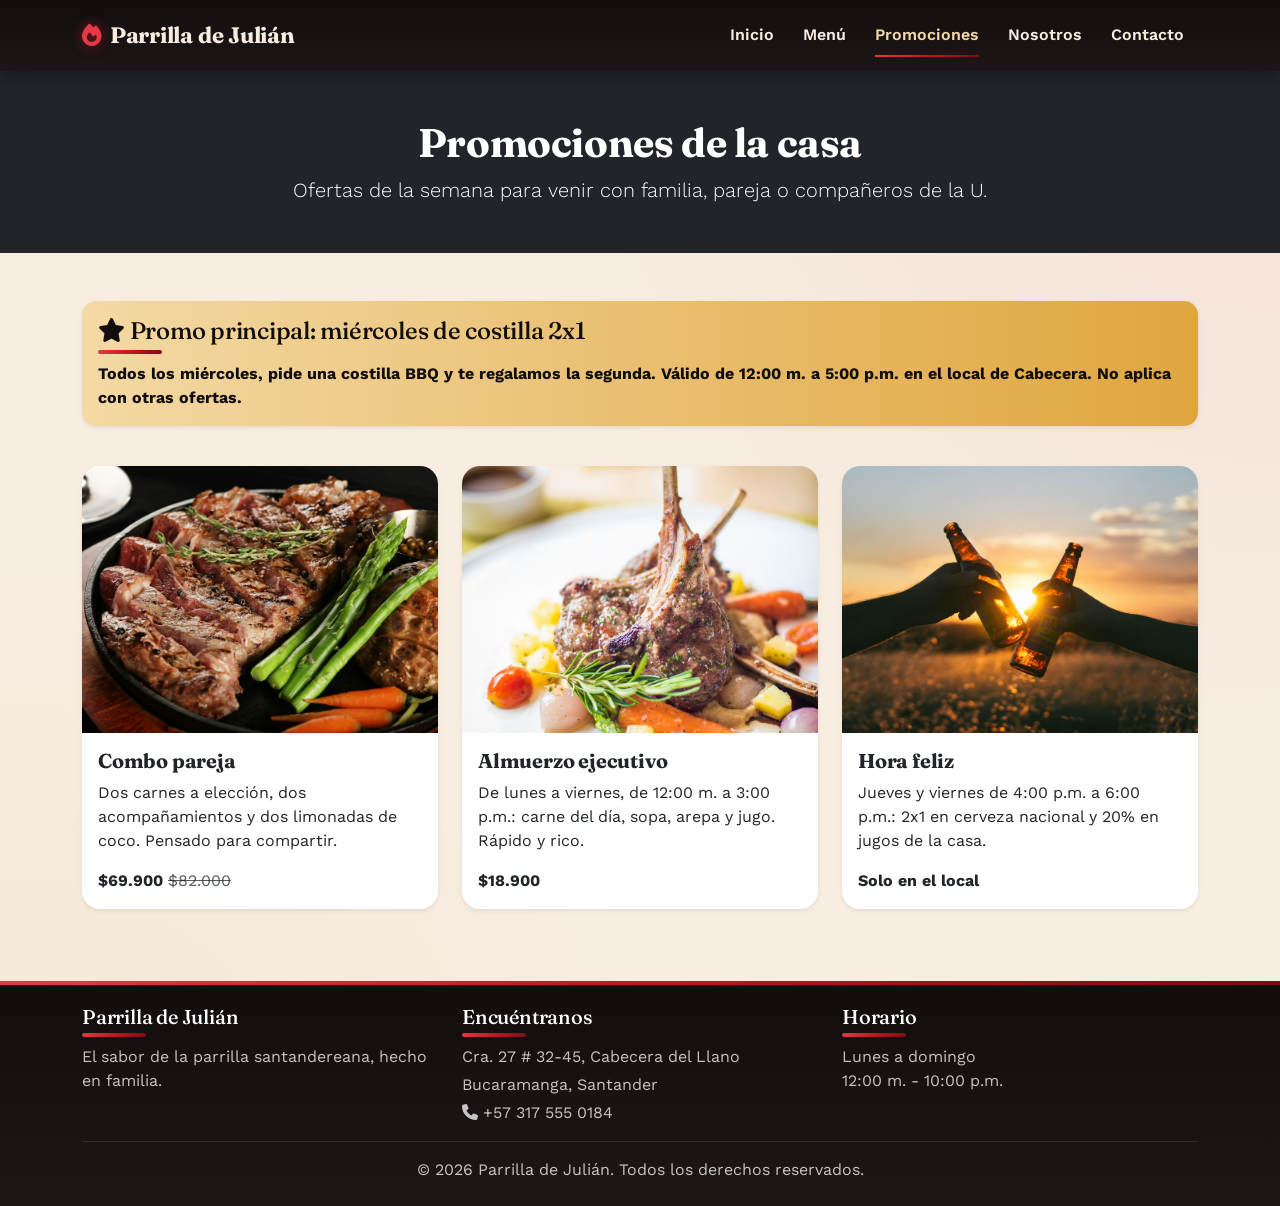
<file: promociones.html>
<!DOCTYPE html>
<!-- Esta es la página de promociones. Sirve para mostrar ofertas
     del momento, combos y descuentos para que el visitante se anime
     a pedir o a visitar el restaurante. -->
<html lang="es">

<!-- En esta parte van los datos que el navegador necesita: el título
     de la pestaña, los estilos de Bootstrap, los íconos, las letras
     de Google y nuestro archivo de estilos personalizados. -->
<head>
    <meta charset="UTF-8">
    <meta name="viewport" content="width=device-width, initial-scale=1.0">
    <title>Parrilla de Julián | Promociones</title>

    <!-- Estos enlaces traen los estilos listos de Bootstrap, las letras
         de Google y los íconos de Font Awesome. Así no hay que instalar nada. -->
    <link href="https://cdn.jsdelivr.net/npm/bootstrap@5.3.3/dist/css/bootstrap.min.css" rel="stylesheet">
    <link rel="preconnect" href="https://fonts.googleapis.com">
    <link rel="preconnect" href="https://fonts.gstatic.com" crossorigin>
    <link href="https://fonts.googleapis.com/css2?family=Nunito:wght@400;600;700&family=Playfair+Display:wght@600;700&display=swap" rel="stylesheet">
    <link rel="stylesheet" href="https://cdnjs.cloudflare.com/ajax/libs/font-awesome/6.5.1/css/all.min.css">

    <!-- Este archivo es donde la compañera va a poner los colores y
         detalles propios del restaurante. Por ahora no tiene reglas. -->
    <link rel="stylesheet" href="css/estilos.css">
</head>

<!-- Aquí empieza todo lo que se ve en la pantalla: la barra de arriba,
     el contenido principal y el pie de página. -->
<body>

    <!-- Esta es la barra de navegación de arriba. Tiene el logo del restaurante
         y los enlaces para ir a cada página del sitio (menú, promociones,
         nosotros, contacto). En celulares se convierte en un botón de hamburguesa. -->
    <header>
        <nav class="navbar navbar-expand-lg navbar-dark bg-dark">
            <div class="container">

                <!-- Este es el nombre del restaurante. Sirve como logo y también
                     lleva de vuelta a la página de inicio si se hace clic. -->
                <a class="navbar-brand fw-bold" href="index.html">
                    <i class="fa-solid fa-fire"></i> Parrilla de Julián
                </a>

                <!-- Este botón solo se ve en el celular. Al tocarlo se abre o se cierra
                     el menú de páginas para que quepa en pantallas pequeñas. -->
                <button class="navbar-toggler" type="button" data-bs-toggle="collapse" data-bs-target="#menuPrincipal" aria-controls="menuPrincipal" aria-expanded="false" aria-label="Abrir menú">
                    <span class="navbar-toggler-icon"></span>
                </button>

                <!-- Esta lista agrupa los enlaces a todas las páginas del sitio. -->
                <div class="collapse navbar-collapse" id="menuPrincipal">
                    <ul class="navbar-nav ms-auto">
                        <li class="nav-item">
                            <a class="nav-link" href="index.html">Inicio</a>
                        </li>
                        <li class="nav-item">
                            <a class="nav-link" href="menu.html">Menú</a>
                        </li>
                        <li class="nav-item">
                            <a class="nav-link active" aria-current="page" href="promociones.html">Promociones</a>
                        </li>
                        <li class="nav-item">
                            <a class="nav-link" href="nosotros.html">Nosotros</a>
                        </li>
                        <li class="nav-item">
                            <a class="nav-link" href="contacto.html">Contacto</a>
                        </li>
                    </ul>
                </div>
            </div>
        </nav>
    </header>

    <!-- Aquí va el contenido principal de ofertas y combos. -->
    <main>

        <!-- Esta franja presenta la página de promociones. -->
        <section class="bg-dark text-white text-center py-5">
            <div class="container">
                <h1 class="fw-bold">Promociones de la casa</h1>
                <p class="lead mb-0">Ofertas de la semana para venir con familia, pareja o compañeros de la U.</p>
            </div>
        </section>

        <!-- Este aviso resalta la promoción más importante del momento
             para que sea lo primero que vea el visitante. -->
        <section class="pt-5">
            <div class="container">
                <div class="alert alert-warning shadow-sm" role="alert">
                    <h2 class="alert-heading h4">
                        <i class="fa-solid fa-star"></i> Promo principal: miércoles de costilla 2x1
                    </h2>
                    <p class="mb-0">
                        Todos los miércoles, pide una costilla BBQ y te regalamos la segunda.
                        Válido de 12:00 m. a 5:00 p.m. en el local de Cabecera. No aplica con otras ofertas.
                    </p>
                </div>
            </div>
        </section>

        <!-- Estas tarjetas muestran otras promociones y combos para
             distintos planes: pareja, almuerzo y tarde de bebidas. -->
        <section class="py-4">
            <div class="container">
                <div class="row g-4">
                    <div class="col-12 col-md-4">
                        <article class="card h-100 shadow-sm">
                            <img src="img/combo-pareja.jpg" class="card-img-top" alt="Combo pareja con carnes a la parrilla">
                            <div class="card-body">
                                <h3 class="card-title h5">Combo pareja</h3>
                                <p class="card-text">Dos carnes a elección, dos acompañamientos y dos limonadas de coco. Pensado para compartir.</p>
                                <p class="fw-bold mb-0">$69.900 <span class="text-muted text-decoration-line-through fw-normal">$82.000</span></p>
                            </div>
                        </article>
                    </div>
                    <div class="col-12 col-md-4">
                        <article class="card h-100 shadow-sm">
                            <img src="img/almuerzo-ejecutivo.jpg" class="card-img-top" alt="Almuerzo ejecutivo de carne del día">
                            <div class="card-body">
                                <h3 class="card-title h5">Almuerzo ejecutivo</h3>
                                <p class="card-text">De lunes a viernes, de 12:00 m. a 3:00 p.m.: carne del día, sopa, arepa y jugo. Rápido y rico.</p>
                                <p class="fw-bold mb-0">$18.900</p>
                            </div>
                        </article>
                    </div>
                    <div class="col-12 col-md-4">
                        <article class="card h-100 shadow-sm">
                            <img src="img/hora-feliz.jpg" class="card-img-top" alt="Hora feliz con cervezas bien frías">
                            <div class="card-body">
                                <h3 class="card-title h5">Hora feliz</h3>
                                <p class="card-text">Jueves y viernes de 4:00 p.m. a 6:00 p.m.: 2x1 en cerveza nacional y 20% en jugos de la casa.</p>
                                <p class="fw-bold mb-0">Solo en el local</p>
                            </div>
                        </article>
                    </div>
                </div>
            </div>
        </section>
    </main>

    <!-- Este es el pie de página. Se repite en todo el sitio y muestra
         la dirección, el horario, el teléfono y un mensaje de derechos
         para que el visitante sepa cómo encontrarnos. -->
    <footer class="bg-dark text-white py-4 mt-5">
        <div class="container">
            <div class="row g-4">
                <div class="col-md-4">
                    <h2 class="h5">Parrilla de Julián</h2>
                    <p class="mb-0">El sabor de la parrilla santandereana, hecho en familia.</p>
                </div>
                <div class="col-md-4">
                    <h2 class="h5">Encuéntranos</h2>
                    <p class="mb-1">Cra. 27 # 32-45, Cabecera del Llano</p>
                    <p class="mb-1">Bucaramanga, Santander</p>
                    <p class="mb-0"><i class="fa-solid fa-phone"></i> +57 317 555 0184</p>
                </div>
                <div class="col-md-4">
                    <h2 class="h5">Horario</h2>
                    <p class="mb-0">Lunes a domingo<br>12:00 m. - 10:00 p.m.</p>
                </div>
            </div>
            <hr class="border-secondary">
            <p class="text-center mb-0">&copy; 2026 Parrilla de Julián. Todos los derechos reservados.</p>
        </div>
    </footer>

    <!-- Este script de Bootstrap hace que funcione el menú hamburguesa
         y otros detalles interactivos de las páginas. -->
    <script src="https://cdn.jsdelivr.net/npm/bootstrap@5.3.3/dist/js/bootstrap.bundle.min.js"></script>
</body>
</html>
</file>
<file: css/estilos.css>
/* =========================================================
   PARRILLA DE JULIÁN — Hoja de estilos personalizada
   Paleta: rojo brasa + negro carbón + dorado, con más
   presencia visual (gradientes, sombras, texturas, detalles).

   Se enlaza DESPUÉS de Bootstrap (CDN) en el <head>:

   <link href="https://cdn.jsdelivr.net/npm/bootstrap@5.3.3/dist/css/bootstrap.min.css" rel="stylesheet">
   <link rel="stylesheet" href="https://cdn.jsdelivr.net/npm/bootstrap-icons@1.11.3/font/bootstrap-icons.css">
   <link rel="stylesheet" href="css/estilos.css">
   ========================================================= */

/* ---- Tipografías (Google Fonts) ---- */
@import url('https://fonts.googleapis.com/css2?family=Fraunces:opsz,wght@9..144,600;9..144,700;9..144,800&family=Work+Sans:wght@400;500;600;700&display=swap');

/* ---- Paleta de colores centralizada ---- */
:root {
  --rojo: #c1121f;
  --rojo-claro: #e63946;
  --rojo-oscuro: #7a0c14;
  --negro: #120d0d;
  --negro-suave: #1e1616;
  --crema: #f7ede1;
  --dorado: #e0a63e;
  --dorado-suave: #f3d9a4;

  --grad-fuego: linear-gradient(135deg, var(--rojo-claro) 0%, var(--rojo) 55%, var(--rojo-oscuro) 100%);
  --grad-carbon: linear-gradient(180deg, var(--negro) 0%, var(--negro-suave) 100%);
  --sombra-suave: 0 8px 24px rgba(18, 13, 13, 0.12);
  --sombra-fuerte: 0 18px 40px rgba(18, 13, 13, 0.35);
  --sombra-brasa: 0 10px 30px rgba(193, 18, 31, 0.35);
}

/* =========================================================
   BASE
   ========================================================= */
* {
  scrollbar-color: var(--rojo) var(--crema);
}

body {
  background-color: var(--crema);
  background-image:
    radial-gradient(circle at 100% 0%, rgba(193, 18, 31, 0.06), transparent 45%),
    radial-gradient(circle at 0% 100%, rgba(224, 166, 62, 0.08), transparent 40%);
  font-family: 'Work Sans', sans-serif;
  color: var(--negro);
}

h1, h2, h3, h4, h5, .card-title,
.navbar-brand {
  font-family: 'Fraunces', serif;
  font-weight: 700;
  letter-spacing: -0.01em;
}

h2 {
  position: relative;
  display: inline-block;
  padding-bottom: 0.5rem;
  margin-bottom: 1.75rem;
}

h2::after {
  content: "";
  position: absolute;
  left: 0;
  bottom: 0;
  width: 64px;
  height: 4px;
  border-radius: 4px;
  background: var(--grad-fuego);
}

.text-center h2::after {
  left: 50%;
  transform: translateX(-50%);
}

/* Filete decorativo entre secciones */
.seccion-divisoria {
  height: 4px;
  border: none;
  background: var(--grad-fuego);
  border-radius: 4px;
  opacity: 0.9;
}

/* Fondo alterno oscuro para secciones destacadas */
.seccion-oscura {
  background: var(--grad-carbon);
  color: var(--crema);
  position: relative;
  overflow: hidden;
}

.seccion-oscura::before {
  content: "";
  position: absolute;
  inset: 0;
  background-image: repeating-linear-gradient(
    45deg,
    rgba(224, 166, 62, 0.05) 0px,
    rgba(224, 166, 62, 0.05) 2px,
    transparent 2px,
    transparent 14px
  );
  pointer-events: none;
}

.seccion-oscura h2,
.seccion-oscura h3 {
  color: var(--dorado-suave);
}

/* =========================================================
   NAVBAR
   ========================================================= */
.navbar {
  background: var(--grad-carbon) !important;
  box-shadow: 0 4px 18px rgba(0, 0, 0, 0.35);
  padding-top: 0.85rem;
  padding-bottom: 0.85rem;
}

.navbar-brand {
  color: var(--crema) !important;
  font-size: 1.4rem;
  display: flex;
  align-items: center;
  gap: 0.5rem;
}

.navbar-brand i {
  color: var(--rojo-claro);
  filter: drop-shadow(0 0 6px rgba(193, 18, 31, 0.6));
}

.nav-link {
  color: var(--crema) !important;
  font-weight: 600;
  position: relative;
  margin: 0 0.4rem;
  transition: color 0.25s ease;
}

.nav-link::after {
  content: "";
  position: absolute;
  left: 0.5rem;
  right: 0.5rem;
  bottom: -2px;
  height: 2px;
  background: var(--grad-fuego);
  transform: scaleX(0);
  transform-origin: left;
  transition: transform 0.25s ease;
}

.nav-link:hover,
.nav-link.active {
  color: var(--dorado-suave) !important;
}

.nav-link:hover::after,
.nav-link.active::after {
  transform: scaleX(1);
}

.navbar-toggler {
  border-color: var(--rojo) !important;
}

.navbar-toggler-icon {
  filter: invert(1);
}

/* =========================================================
   BANNER PRINCIPAL
   ========================================================= */
.banner {
  background: var(--grad-carbon);
  color: var(--crema);
  position: relative;
  overflow: hidden;
  padding-block: 5rem;
}

.banner::before {
  content: "";
  position: absolute;
  inset: 0;
  background-image: repeating-linear-gradient(
    45deg,
    rgba(224, 166, 62, 0.06) 0px,
    rgba(224, 166, 62, 0.06) 2px,
    transparent 2px,
    transparent 14px
  );
  pointer-events: none;
}

.banner::after {
  content: "";
  position: absolute;
  width: 520px;
  height: 520px;
  border-radius: 50%;
  top: -220px;
  right: -160px;
  background: radial-gradient(circle, rgba(193, 18, 31, 0.45), transparent 70%);
  filter: blur(10px);
  pointer-events: none;
}

.banner > * {
  position: relative;
  z-index: 1;
}

.banner h1,
.banner .titulo-destacado {
  background: linear-gradient(90deg, var(--dorado-suave), var(--rojo-claro));
  -webkit-background-clip: text;
  background-clip: text;
  color: transparent;
  font-size: clamp(2.2rem, 5vw, 3.6rem);
  text-shadow: none;
}

.banner p,
.banner .texto-banner {
  color: var(--crema);
  opacity: 0.9;
}

/* =========================================================
   BOTONES
   ========================================================= */
.btn {
  border-radius: 50px;
  font-weight: 700;
  letter-spacing: 0.03em;
  text-transform: uppercase;
  font-size: 0.85rem;
  padding: 0.65rem 1.6rem;
  transition: transform 0.2s ease, box-shadow 0.2s ease, background 0.2s ease;
}

.btn-primary,
.btn-danger {
  background: var(--grad-fuego);
  border: none;
  color: #fff;
  box-shadow: var(--sombra-brasa);
}

.btn-primary:hover,
.btn-danger:hover {
  transform: translateY(-3px);
  box-shadow: 0 16px 34px rgba(193, 18, 31, 0.45);
  filter: brightness(1.05);
}

.btn-outline-dark {
  color: var(--negro);
  border: 2px solid var(--rojo);
  background: transparent;
}

.btn-outline-dark:hover {
  background: var(--grad-fuego);
  border-color: var(--rojo);
  color: #fff;
  transform: translateY(-3px);
  box-shadow: var(--sombra-brasa);
}

.banner .btn-outline-dark {
  color: var(--crema);
  border-color: var(--dorado);
}

.banner .btn-outline-dark:hover {
  background: var(--dorado);
  color: var(--negro);
  box-shadow: 0 10px 30px rgba(224, 166, 62, 0.4);
}

/* =========================================================
   CARDS DE PRODUCTOS / DESTACADOS / PROMOCIONES
   ========================================================= */
.card {
  border: none;
  border-radius: 18px;
  overflow: hidden;
}

.card-producto {
  background-color: #ffffff;
  box-shadow: var(--sombra-suave);
  transition: transform 0.3s ease, box-shadow 0.3s ease;
  border-top: 4px solid transparent;
}

.card-producto:hover {
  transform: translateY(-8px);
  box-shadow: var(--sombra-fuerte);
  border-top: 4px solid var(--rojo);
}

.icono-plato {
  font-size: 2.2rem;
  text-align: center;
  padding: 1.4rem 0 0.6rem;
  color: #fff;
  background: var(--grad-fuego);
  margin: -1px -1px 0;
}

.card-producto .card-body {
  padding: 1.4rem;
}

.card-producto .card-title {
  font-size: 1.15rem;
  margin-bottom: 0.4rem;
}

.card-producto .precio {
  display: inline-block;
  margin-top: 0.6rem;
  padding: 0.3rem 0.9rem;
  border-radius: 50px;
  font-weight: 700;
  font-size: 1rem;
  color: var(--negro);
  background: linear-gradient(90deg, var(--dorado-suave), var(--dorado));
}

/* Recorte uniforme 4:3: mismas fotos de plato (cards) y foto del local.
   object-fit recorta sin deformar; el grid de Bootstrap sigue apilando las cards. */
.card-img-top,
.img-historia {
  width: 100%;
  aspect-ratio: 4 / 3;
  object-fit: cover;
  object-position: center;
  display: block;
}

/* =========================================================
   PROMOCIONES: alert + badges
   ========================================================= */
.alert-warning {
  background: linear-gradient(90deg, var(--dorado-suave), var(--dorado));
  border: none;
  border-radius: 14px;
  color: var(--negro);
  font-weight: 700;
  box-shadow: var(--sombra-suave);
}

.badge {
  background: var(--grad-fuego) !important;
  color: #fff;
  font-weight: 700;
  letter-spacing: 0.03em;
  padding: 0.5em 0.9em;
  box-shadow: 0 4px 12px rgba(193, 18, 31, 0.35);
}

/* =========================================================
   FORMULARIO DE CONTACTO
   ========================================================= */
.form-control,
.form-select {
  border-radius: 12px;
  border: 1px solid #e2d5c6;
  padding: 0.7rem 1rem;
}

.form-control:focus,
.form-select:focus {
  border-color: var(--rojo);
  box-shadow: 0 0 0 0.2rem rgba(193, 18, 31, 0.2);
}

.form-label {
  font-weight: 600;
  color: var(--negro);
}

/* =========================================================
   ICONOS DE REDES SOCIALES
   ========================================================= */
.redes-sociales a {
  display: inline-flex;
  align-items: center;
  justify-content: center;
  width: 42px;
  height: 42px;
  border-radius: 50%;
  margin-right: 0.5rem;
  color: #fff;
  background: var(--grad-fuego);
  transition: transform 0.25s ease, box-shadow 0.25s ease;
}

.redes-sociales a:hover {
  transform: translateY(-4px) scale(1.05);
  box-shadow: var(--sombra-brasa);
}

/* =========================================================
   PIE DE PÁGINA
   ========================================================= */
footer {
  background: var(--grad-carbon);
  color: var(--crema);
  position: relative;
}

footer::before {
  content: "";
  position: absolute;
  top: 0;
  left: 0;
  right: 0;
  height: 4px;
  background: var(--grad-fuego);
}

footer a {
  color: var(--dorado-suave);
  text-decoration: none;
  transition: color 0.2s ease;
}

footer a:hover {
  color: #fff;
}

footer small,
footer p {
  opacity: 0.75;
}

/* =========================================================
   RESPONSIVE (ajustes finos sobre el grid de Bootstrap)
   ========================================================= */

@media (max-width: 575.98px) {
  .banner {
    padding-block: 3.5rem;
  }
}

@media (min-width: 992px) {
  .card-producto:hover {
    transform: translateY(-10px) scale(1.015);
  }
}
</file>
